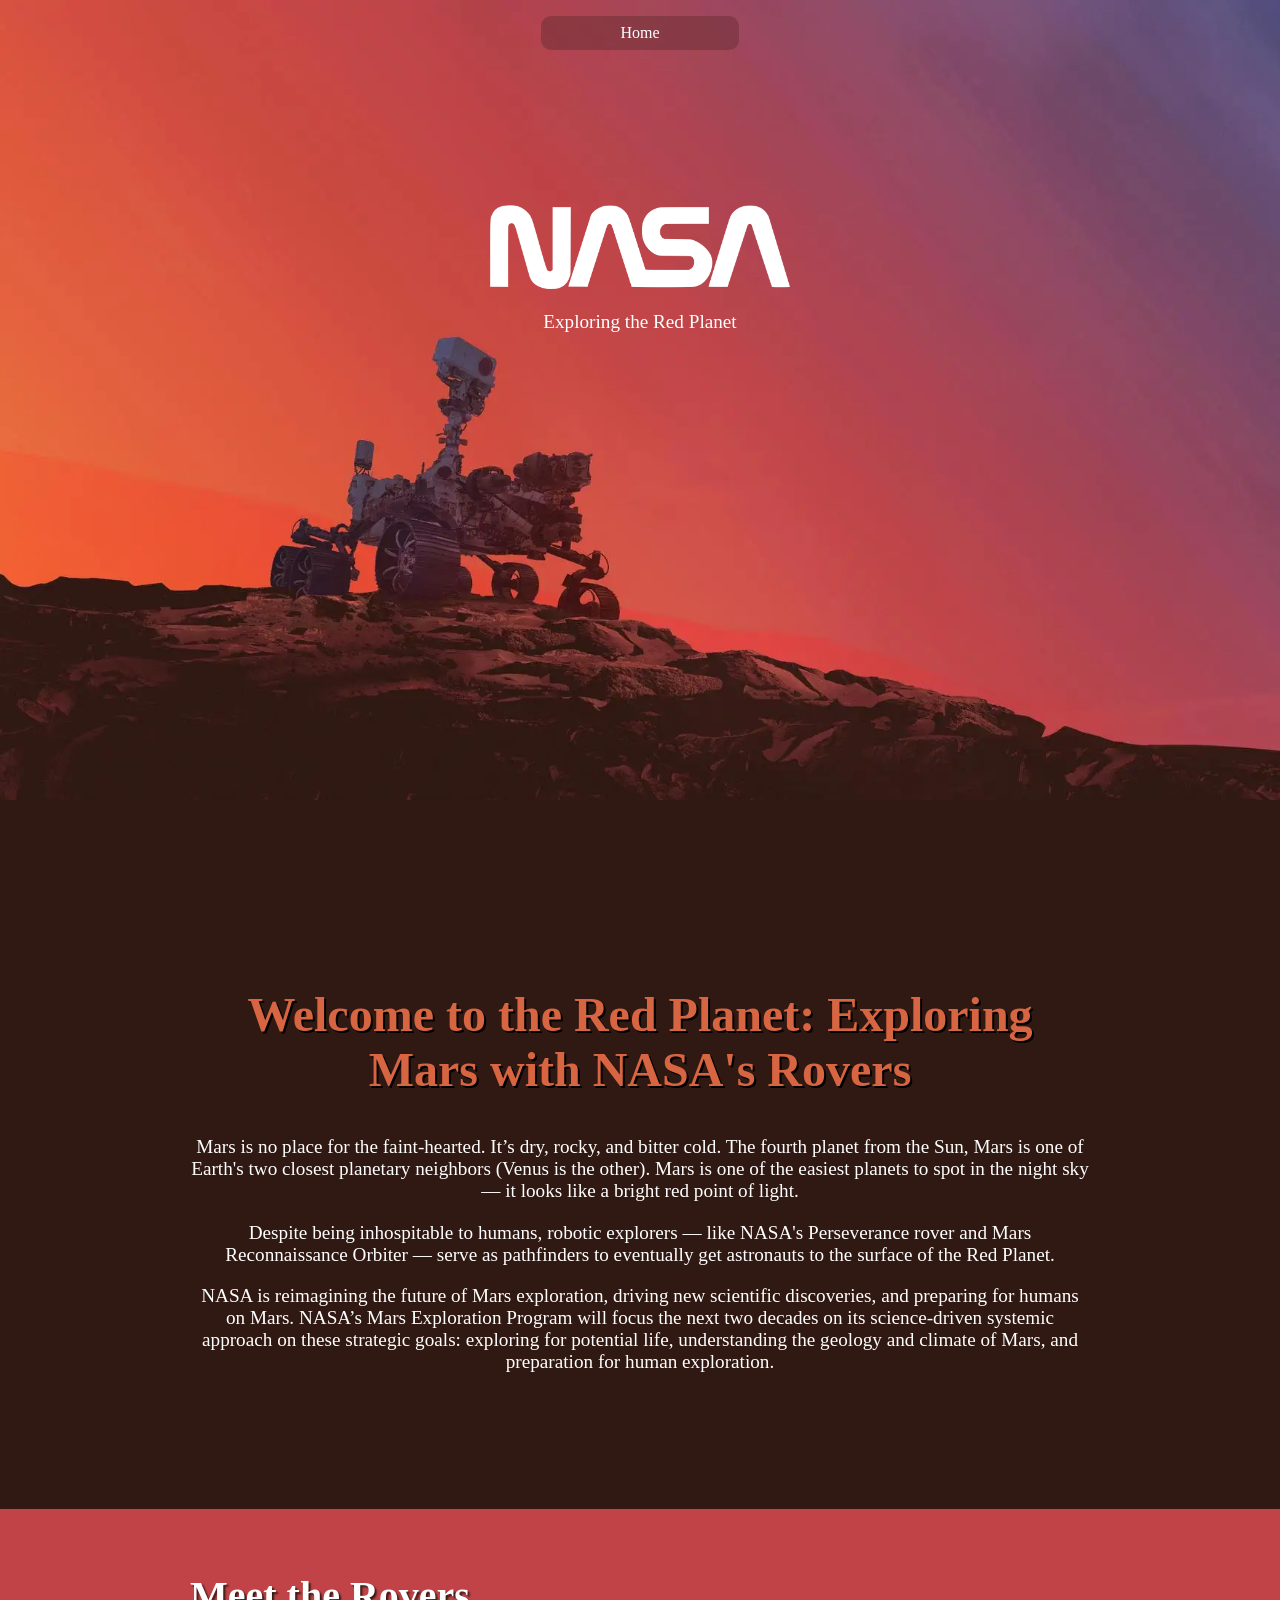
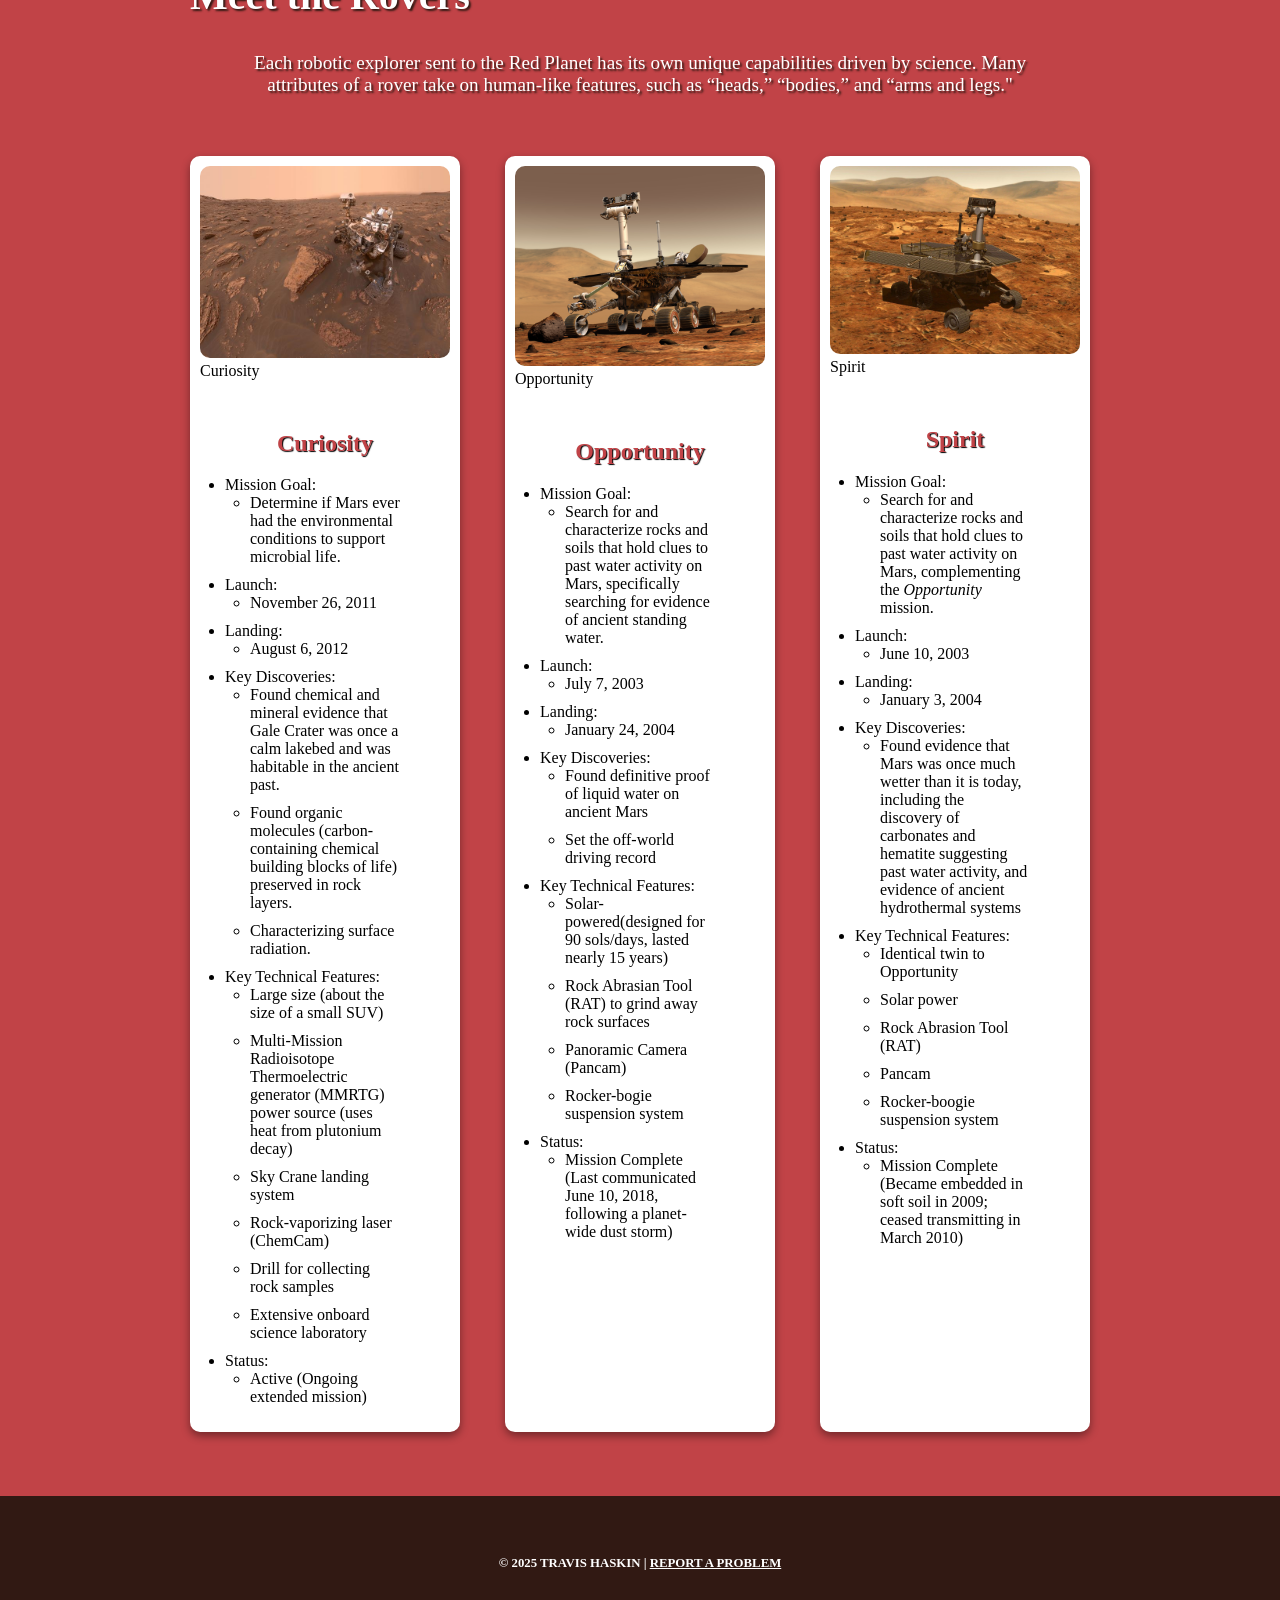
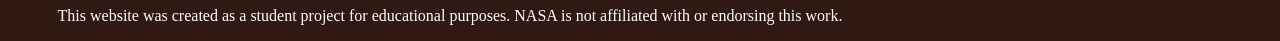
<file: index.html>
<!DOCTYPE html>
<html lang="en">

<head>
  <title>NASA Mars Rovers</title>
  <meta charset="UTF-8">
  <meta name="description" content="Welcome to the Red Planet: Exploring Mars with NASA's Rovers">
  <meta name="author" content="Travis Haskin">
  <link rel="stylesheet" href="style.css">
  <meta name="robots" content="noindex">
</head>

<body>
  <header class="primary">
    <nav>
      <ul>
        <li><a href="index.html">Home</a></li>
      </ul>
    </nav>
   <div class="hero-image-area">
    
    <div class="logo-text-overlay">
        <h1 class="logo-header"><a href="index.html">
            <img src="nasa-logo.png" 
                 alt="NASA Logo" 
                 class="nasa-logo-image">
          </a>
        </h1>
        <p class="tagline">Exploring the Red Planet</p>
    </div>
    </div>
  </header>
  <section id="content" class="container">
    <h2>Welcome to the Red Planet: Exploring Mars with NASA's Rovers</h2>
    <p>Mars is no place for the faint-hearted. It’s dry, rocky, and bitter cold. The fourth planet from the Sun, Mars is one of Earth's two closest planetary neighbors (Venus is the other). Mars is one of the easiest planets to spot in the night sky — it looks like a bright red point of light.</p>
    <p>Despite being inhospitable to humans, robotic explorers — like NASA's Perseverance rover and Mars Reconnaissance Orbiter — serve as pathfinders to eventually get astronauts to the surface of the Red Planet.</p>
    <p>NASA is reimagining the future of Mars exploration, driving new scientific discoveries, and preparing for humans on Mars. NASA’s Mars Exploration Program will focus the next two decades on its science-driven systemic approach on these strategic goals: exploring for potential life, understanding the geology and climate of Mars, and preparation for human exploration.</p>
  </section>
  <section id="articles">
    <div class="container">
      <h2>Meet the Rovers</h2>
      <p id="background">Each robotic explorer sent to the Red Planet has its own unique capabilities driven by science. Many attributes of a rover take on human-like features, such as “heads,” “bodies,” and “arms and legs."</p>
      <article class="post">
        <header>
          <figure>
            <img src="curiosity.jpg" alt="A self-portrait of NASA's Curiosity rover taken on Sol 2082 (June 15, 2018). A Martian dust storm has reduced sunlight and visibility at the rover's location in Gale Crater. Self-portraits are created using images taken by Curiosity's Mars Hands Lens Imager (MAHLI).">
            <figcaption>Curiosity</figcaption>
          </figure>
          <h2> <a href="#" rel="bookmark" title="link to this post">Curiosity</a> </h2>
        </header>
        <ul>
          <li>Mission Goal:<ul><li>Determine if Mars ever had the environmental conditions to support microbial life.</li></ul></li>
          <li>Launch:<ul><li>November 26, 2011</li></ul></li>
          <li>Landing:<ul><li>August 6, 2012</li></ul></li>
          <li>Key Discoveries:<ul><li>Found chemical and mineral evidence that Gale Crater was once a calm lakebed and was habitable in the ancient past.<li>Found organic molecules (carbon-containing chemical building blocks of life) preserved in rock layers.</li><li>Characterizing surface radiation.</li></ul></li>
          <li>Key Technical Features:<ul><li>Large size (about the size of a small SUV)</li><li>Multi-Mission Radioisotope Thermoelectric generator (MMRTG) power source (uses heat from plutonium decay)</li><li>Sky Crane landing system</li><li>Rock-vaporizing laser (ChemCam)</li><li>Drill for collecting rock samples</li><li>Extensive onboard science laboratory</li></ul></li>
          <li>Status:<ul><li>Active (Ongoing extended mission)</li></ul></li>
        </ul>
      </article>
      <article class="post">
        <header>
          <figure>
            <img src="opportunity.jpg" alt="The Opportunity rover, which is structurally similar to Spirit, pictured on a rocky, dry, and reddish-tan area of the Martian surface, with its solar panels slightly raised.">
            <figcaption>Opportunity</figcaption>
          </figure>
          <h2> <a href="#" rel="bookmark" title="link to this post">Opportunity</a> </h2>
        </header>
        <ul>
          <li>Mission Goal:<ul><li>Search for and characterize rocks and soils that hold clues to past water activity on Mars, specifically searching for evidence of ancient standing water.</li></ul></li>
          <li>Launch:<ul><li>July 7, 2003</li></ul></li>
          <li>Landing:<ul><li>January 24, 2004</li></ul></li>
          <li>Key Discoveries:<ul><li>Found definitive proof of liquid water on ancient Mars</li><li>Set the off-world driving record</li></ul></li>
          <li>Key Technical Features:<ul><li>Solar-powered(designed for 90 sols/days, lasted nearly 15 years)</li><li>Rock Abrasian Tool (RAT) to grind away rock surfaces</li><li>Panoramic Camera (Pancam)</li><li>Rocker-bogie suspension system</li></ul></li>
          <li>Status:<ul><li>Mission Complete (Last communicated June 10, 2018, following a planet-wide dust storm)</li></ul></li>
        </ul>
      </article>
      <article class="post">
        <header>
          <figure>
            <img src="spirit.jpg" alt="The Spirit rover, a larger, six-wheeled vehicle with a tall mast, cameras, and a robotic arm mechanism, parked in a sandy Martian landscape.">
            <figcaption>Spirit</figcaption>
          </figure>
          <h2> <a href="#" rel="bookmark" title="link to this post">Spirit</a> </h2>
        </header>
        <ul>
          <li>Mission Goal:<ul><li>Search for and characterize rocks and soils that hold clues to past water activity on Mars, complementing the <em>Opportunity</em> mission.</li></ul></li>
          <li>Launch:<ul><li>June 10, 2003</li></ul></li>
          <li>Landing:<ul><li>January 3, 2004</li></ul></li>
          <li>Key Discoveries:<ul><li>Found evidence that Mars was once much wetter than it is today, including the discovery of carbonates and hematite suggesting past water activity, and evidence of ancient hydrothermal systems</li></ul></li>
          <li>Key Technical Features:<ul><li>Identical twin to Opportunity</li><li>Solar power</li><li>Rock Abrasion Tool (RAT)</li><li>Pancam</li><li>Rocker-boogie suspension system</li></ul></li>
          <li>Status:<ul><li>Mission Complete (Became embedded in soft soil in 2009; ceased transmitting in March 2010)</li></ul></li>
        </ul>
      </article>
    </div>
  </section>
  <footer id="colophon">
    <h6>&copy; 2025 Travis Haskin | <a href="mailto:thaskin@ualr.edu"> Report a Problem</a></h6>
    <p>This website was created as a student project for educational purposes. NASA is not affiliated with or endorsing this work.</p>
  </footer>
</body>

</html>
</file>
<file: style.css>
/* Color Theme  
#B54648 (red)
#CB6743 (orange)
#9A4858 (pink)
#311913 (brown / dark red)
*/

/* ---------------Box Sizing----------------- */

html {
  box-sizing: border-box;
}
*,
*:before,
*:after {
  box-sizing: inherit;
}

/* ---- Responsive Images ----*/
img {
  max-width: 100%;
  height: auto;
}

/* ----- Utility Styles ---- */

.container {
  width: 80vw;
  margin: 40px auto;
  max-width: 900px;
}

.img-right {
  float: right;
  margin: 10px 0 10px 20px;
  border: 1px solid #c0c0c0;
  padding: 5px;
  max-width:33%;
}

.img-left {
  float: left;
  margin: 10px 20px 10px 0;
  border: 1px solid #c0c0c0;
  padding: 5px;
}

.img-center {
  display: block;
  margin: 20px auto;
  border: 1px solid #c0c0c0;
  padding: 5px;
}


/* ----- Global Styles ---- */

body {
  font-family: "Times New Roman", sans-serif;
  margin: 0;
  background-color: #311913;
}


/* ------------- Header --------------- */

header.primary {
  background-color: #181c1f;
  text-align: center;
  color: #ffffff;
  position: relative;
  min-height: 800px;
}

header.primary::before {
  content: "";
  background-image: url(mars-rover.webp);
  background-position: center;
  background-size: cover;
  position: absolute;
  top: 0px;
  right: 0px;
  bottom: 0px;
  left: 0px;
}

header.primary nav ul {
  position: relative;
  display: flex;
  flex-direction: row;
  justify-content: space-around;
  padding: 0;
  max-width: 900px;
  margin: auto;
  padding-top:1em;
  padding-bottom:4em;

}

header.primary nav li {
  list-style-type: none;
  padding: 0;
  width: 22%;
}

header.primary nav a:link,
header.primary nav a:visited {
  color: white;
  text-decoration: none;
  background-color: #000000;
  background-color: rgba(106, 46, 53, 0.5);
  padding: 8px 16px;
  border-radius: 10px;
  transition: 0.3s;
  display: block;
}

header.primary nav a:hover,
header.primary nav a:active {
  background-color: rgba(106, 46, 53, 1);
}

/* ----- Hero Image Area ----- */

.hero-image-area {
    min-height: 350px; 
    position: relative; 
    text-decoration: none;
}

.nasa-logo-image {
    width: 350px;
    height: auto; 
    display: block;
    margin: 0 auto;
}
.tagline {
    color: white; 
    font-size: 1.25em;
    margin-top: 10px; 
    text-shadow: none;

}
.logo-text-overlay {
    position: absolute; 
    top: 45%; 
    right: 20%;
    text-align: center;
}

/* ------------- Content --------------- */

section#content {
  padding: 4em 0;
  color: #ffffff;
  font-size: 1.2em;
  text-align: center;
}

section#content h2{
  font-family: "Times New Roman", cursive;
  color: #D86541;
  text-shadow: 2px 2px #000000;
}


/* ------------- Articles --------------- */

section#articles {
  background: #C14347;
}

#background {
  color: white;
  text-align: center;
  max-width: 800px;
  margin: 0 auto 60px auto;
  font-size: 1.2rem;
  text-shadow: 2px 2px 2px #311913;
}

section#articles .container {
  display: flex;
  flex-direction: row;
  justify-content: space-between;
  flex-wrap: wrap;
  padding-bottom: 4em;
}

section#articles h2,
#content h2 {
  text-align: center;
  font-size: 2.5em;
  padding-top: 30px;
}

section#articles h2 {
  color: white;
  text-shadow: 2px 2px 2px #311913;
  text-align: center;
}

#articles article.post {
  width: 30%;
  box-shadow: 0 4px 8px rgba(0, 0, 0, 0.4);
  padding: 10px;
  font-size: 1rem;
  border-radius: 10px;
  background-color: white;
}

#articles article.post h2 {
  font-size: 1.5em;
  text-shadow: none;
}

#articles article.post:hover {
  box-shadow: 0 10px 16px rgba(0, 0, 0, 0.4);
}

#articles .post a:link,
#articles .post a:visited {
  color: #C14347;
  text-decoration:none;
  text-shadow:1px 1px 1px #000;
}

#articles .post figure {
  margin: 0;
}

#articles .post img {
  border-radius: 10px;
}

#articles ul {
  padding: 0 25px;
}
#articles li {
  margin-bottom: 10px;
}


/*------ Footer ------*/

footer#colophon {
  background-color: #311913;
  text-align: center;
}

#colophon h6 {
  padding: 20px;
  margin: 0;
  color: white;
  font-size: 0.8rem;
  text-transform: uppercase;
}

#colophon h6 a:link,
#colophon h6 a:visited, #colophon p {
  color: white;
  max-width:900px;
  text-align:center;
}


/* ---------------Media Queries----------------- */

@media (max-width: 1300px) {
    .logo-text-overlay {
        top: 20%; 
        right: 0;
        left: 0; 
        width: 100%;
        padding: 0 10px;
    }

    .nasa-logo-image {
        width: 300px;
    }
    
    .tagline {
        font-size: 1.2em;
        margin-top: 5px;
    }
}

@media screen and (max-width: 600px) {
  header.primary nav ul {
    flex-direction: column;
    margin: 0 auto;
    width: 400px;
  }

  header.primary nav ul li {
    margin-bottom: 10px;
    width: 400px;
  }

  header.primary nav ul li a {
    display: block;
  }

}
@media screen and (max-width: 800px) {
  section#articles .container {
    display: flex;
    flex-direction: column;
    justify-content: space-between;
    flex-wrap: wrap;
    border-bottom: 1px solid #c0c0c0;
    padding: 0 0 4em 0;
  }

  #articles article.post {
    width: 100%;
    margin-bottom: 2em;
  }
  
}
</file>
